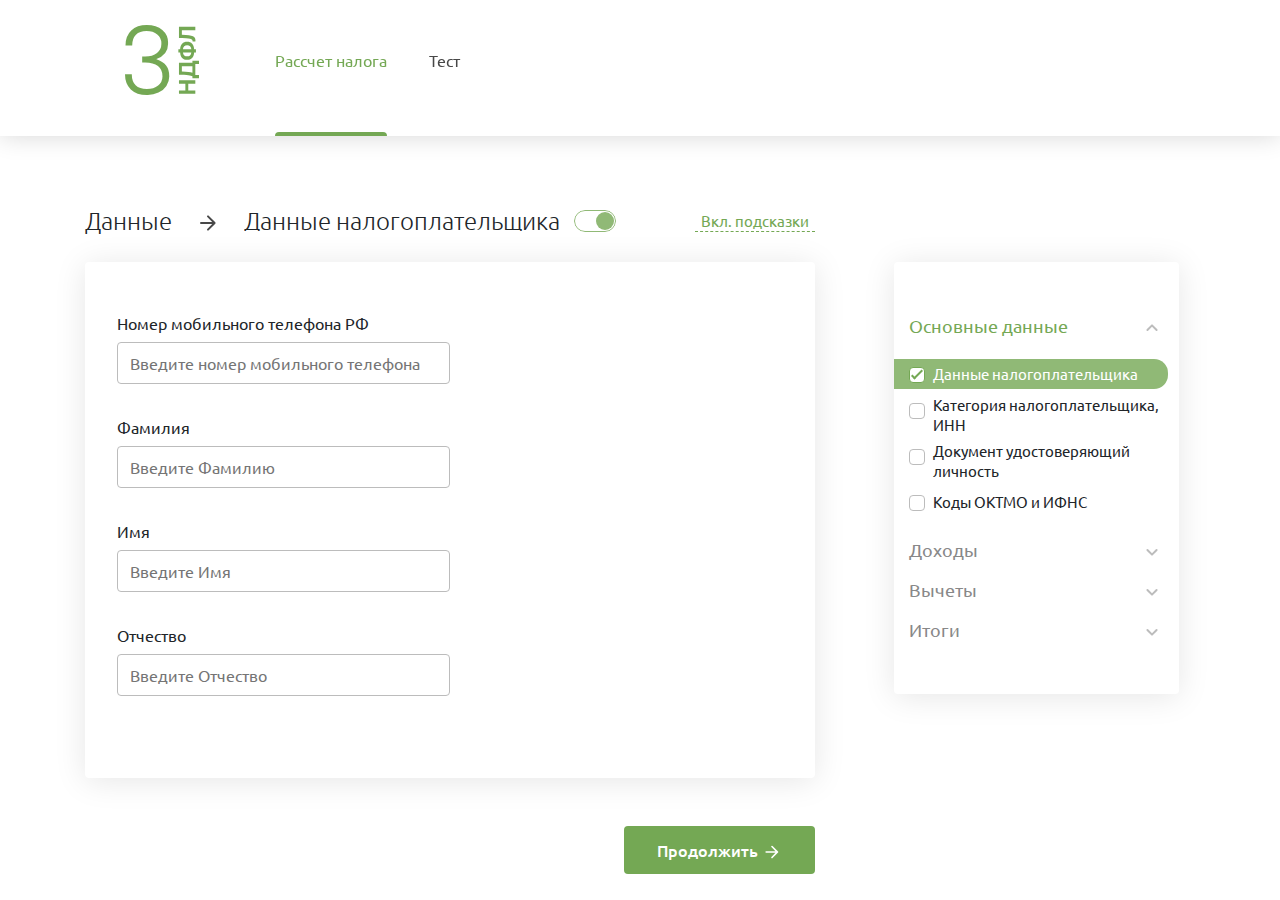
<file: index.html>
<!DOCTYPE html>
<html lang="en">

<head>
    <meta charset="UTF-8">
    <meta name="viewport" content="width=device-width, initial-scale=1.0">
    <meta http-equiv="X-UA-Compatible" content="ie=edge">
    <title>3 НДФЛ</title>
    <link href="https://fonts.googleapis.com/css?family=Ubuntu:400,500,700&amp;subset=cyrillic" rel="stylesheet">
    <link rel="stylesheet" href="css/style.css">
    <!-- <link rel="stylesheet" href="css/datepicker.css"> -->
    <link rel="stylesheet" href="https://stackpath.bootstrapcdn.com/bootstrap/4.3.1/css/bootstrap.min.css" integrity="sha384-ggOyR0iXCbMQv3Xipma34MD+dH/1fQ784/j6cY/iJTQUOhcWr7x9JvoRxT2MZw1T" crossorigin="anonymous">
    <script src="https://code.jquery.com/jquery-3.3.1.min.js" integrity="sha256-FgpCb/KJQlLNfOu91ta32o/NMZxltwRo8QtmkMRdAu8=" crossorigin="anonymous"></script>

    <script src="script.js"></script>
    <!-- <script src="js/datepicker.js"></script> -->
</head>

<body>
    <div class="wrapper"></div>
    <nav>
        <div class="container">
            <ul class="nav-list">
                <li class="non logo">
                    <img src="images/logo.svg" alt="">
                </li>
                <li class='active_li'>Рассчет налога</li>
                <li>Тест</li>
            </ul>
        </div>
    </nav>
    <div class="container">
        <div class="row">

            <div class=" col-lg-8 ">
                <div class="bread_crumbs">
                    <div class="bread_parent">
                        <div class="main_title">
                            <h3>Данные</h3>
                        </div>
                        <div class="category">
                            <h3> Данные налогоплательщика
                            </h3>

                        </div>
                        <div class="toggle_parent">
                            <div class="toggle-button-cover">
                                <div class="button-cover">
                                    <div class="button r" id="button-3">
                                        <input type="checkbox" class="checkbox" checked>
                                        <div class="knobs"></div>
                                        <div class="layer"></div>
                                    </div>
                                </div>
                            </div>
                        </div>
                    </div>
                    <button class="toggle_tips">Вкл. подсказки</button>
                </div>
                <div class="tabs-block">

                </div>
                <div class="block">

                </div>
                <button class="next" data-id="Taxpayer_Information">Продолжить  <img src="images/arrow-right.svg" alt=""></button>
            </div>
            <div class="side-bar col-lg-3">
                <a class="accordeon_open" data-target="Information_toggle">Основные данные</a>
                <div class="Information_toggle toggle" data-name="Данные">
                    <div class="checkbox_input_block" id="parent_information_type_checkbox1">
                        <label for="information_toggle1">
                    <input type="checkbox" name="information_type_checkbox" data-block="Taxpayer_Information" checked id="information_toggle1" class=""><span></span></label>
                        <a data-block="Taxpayer_Information" class="toggler home">
                        Данные налогоплательщика
                    </a>
                    </div>
                    <div class="checkbox_input_block" id="parent_information_type_checkbox1">
                        <label for="information_toggle2">
                    <input type="checkbox" name="information_type_checkbox" data-block="Taxpayer_category" id="information_toggle2" class=""><span></span></label>
                        <a data-block="Taxpayer_category" class="toggler">
                        Категория налогоплательщика, ИНН
                                        </a>
                    </div>
                    <div class="checkbox_input_block" id="parent_information_type_checkbox1">
                        <label for="information_toggle3">
                    <input type="checkbox" name="information_type_checkbox" data-block="Person_documents" id="information_toggle3" class=""><span></span></label>
                        <a data-block="Person_documents" class="toggler">
                        Документ удостоверяющий личность
                                        </a>
                    </div>
                    <div class="checkbox_input_block" id="parent_information_type_checkbox1">
                        <label for="information_toggle4">
                    <input type="checkbox" name="information_type_checkbox" data-block="oktmo_ifns_codes_complete" id="information_toggle4" class=""><span></span></label>
                        <a data-block="oktmo_ifns_codes_complete" class="toggler">
                        Коды ОКТМО и ИФНС
                    </a>
                    </div>
                </div>
                <a class="accordeon_open" data-target="income_toggle">Доходы</a>
                <div class="income_toggle toggle" data-name="Доходы">
                    <div class="checkbox_input_block" id="parent_income_type_checkbox1">
                        <label for="income_type_checkbox10">
                            <input type="checkbox" name="income_type_checkbox" data-block="job" id="income_type_checkbox10" class=""><span></span></label> <a data-block="job" class="toggler">
                                Работа
                            </a>
                    </div>
                    <div class="checkbox_input_block" id="parent_income_type_checkbox2">
                        <label for="income_type_checkbox20">
                                <input type="checkbox" name="income_type_checkbox" data-block="sale" id="income_type_checkbox20" class=""><span></span></label>
                        <a data-block="sale" class="toggler">
                                    Продажа
                                </a>
                    </div>
                    <div class="checkbox_input_block" id="parent_income_type_checkbox4">
                        <label for="income_type_checkbox40">
                            <input type="checkbox" name="income_type_checkbox" data-block="papers" id="income_type_checkbox40" class=""><span></span></label>
                        <a data-block="papers" class="toggler">
                                Ценные бумаги
                            </a>
                    </div>

                    <div class="checkbox_input_block" id="parent_income_type_checkbox3">
                        <label for="income_type_checkbox30">
                            <input type="checkbox" name="income_type_checkbox" data-block="service" id="income_type_checkbox30" class=""><span></span></label>
                        <a data-block="service" class="toggler">
                                Услуги
                            </a>
                    </div>
                    <div class="checkbox_input_block" id="parent_income_type_checkbox5">
                        <label for="income_type_checkbox50">
                            <input type="checkbox" name="income_type_checkbox" data-block="dividends" id="income_type_checkbox50" class=""><span></span></label>
                        <a data-block="dividends" class="toggler">
                                Дивиденды
                            </a>

                    </div>
                    <div class="checkbox_input_block" id="parent_income_type_checkbox6">
                        <label for="income_type_checkbox60">
                            <input type="checkbox" name="income_type_checkbox" data-block="authors" id="income_type_checkbox60" class=""><span></span></label>
                        <a data-block="authors" class="toggler">
                                Авторы
                            </a>
                    </div>
                    <div class="checkbox_input_block" id="parent_income_type_checkbox7">
                        <label for="income_type_checkbox70">
                            <input type="checkbox" name="income_type_checkbox" data-block="prize" id="income_type_checkbox70" class=""><span></span></label>
                        <a data-block="prize" class="toggler">
                                Выигрыши и призы
                            </a>
                    </div>
                    <div class="checkbox_input_block" id="parent_income_type_checkbox11">
                        <label for="income_type_checkbox110">
                                <input type="checkbox" name="income_type_checkbox1" data-block="piece" id="income_type_checkbox110" class=""><span></span></label>
                        <a data-block="piece" class="toggler">
                                    Доля
                                </a>
                    </div>
                    <div class="checkbox_input_block" id="parent_income_type_checkbox8">
                        <label for="income_type_checkbox80">
                            <input type="checkbox" name="income_type_checkbox" data-block="percent" id="income_type_checkbox80" class=""><span></span></label>
                        <a data-block="percent" class="toggler">
                                Проценты
                            </a>
                    </div>
                    <div class="checkbox_input_block" id="parent_income_type_checkbox9">
                        <label for="income_type_checkbox90">
                            <input type="checkbox" name="income_type_checkbox" data-block="economy" id="income_type_checkbox90" class=""><span></span></label>
                        <a data-block="economy" class="toggler">
                                Экономия на процентах
                            </a>
                    </div>
                    <div class="checkbox_input_block" id="parent_income_type_checkbox10">
                        <label for="income_type_checkbox100">
                            <input type="checkbox" name="income_type_checkbox1" data-block="gift" id="income_type_checkbox100" class=""><span></span></label>
                        <a data-block="gift" class="toggler">
                                Подарки
                            </a>
                    </div>

                    <div class="checkbox_input_block" id="parent_income_type_checkbox12">
                        <label for="income_type_checkbox120">
                            <input type="checkbox" name="income_type_checkbox1" data-block="other" id="income_type_checkbox120" class=""><span></span></label>
                        <a data-block="other" class="toggler">
                                Прочее
                            </a>
                    </div>
                </div>
                <a class="accordeon_open" data-target="deductions_toggle">Вычеты</a>
                <div class="deductions_toggle toggle" data-name="Вычеты">

                    <div class="checkbox_input_block" id="cost_income_type_checkbox2">
                        <label for="cost_type_checkbox2">
                    <input type="checkbox" name="cost_type_checkbox2" data-block="standart" id="cost_type_checkbox2" class=""><span></span></label>
                        <a data-block="standart" class="toggler">
                        Стандартные
                    </a>
                    </div>
                    <div class="checkbox_input_block" id="cost_income_type_checkbox3">
                        <label for="cost_type_checkbox3">
                    <input type="checkbox" name="cost_type_checkbox3" data-block="property" id="cost_type_checkbox3" class=""><span></span></label>
                        <a data-block="property" class="toggler">
                        Покупка недвижимости
                    </a>
                    </div>
                    <div class="checkbox_input_block" id="cost_income_type_checkbox4">
                        <label for="cost_type_checkbox4">
                    <input type="checkbox" name="cost_type_checkbox4" data-block="study_treatment_charity" id="cost_type_checkbox4" class=""><span></span></label>
                        <a data-block="study_treatment_charity" class="toggler">
                        Обучение лечение и благотворительность
                    </a>
                    </div>
                    <div class="checkbox_input_block" id="cost_income_type_checkbox5">
                        <label for="cost_type_checkbox5">
                    <input type="checkbox" name="cost_type_checkbox5" data-block="vznosi" id="cost_type_checkbox5" class=""><span></span></label>
                        <a data-block="vznosi" class="toggler">
                        Взносы
                    </a>
                    </div>
                    <div class="checkbox_input_block" id="cost_income_type_checkbox6">
                        <label for="cost_type_checkbox6">
                    <input type="checkbox" name="cost_type_checkbox6" data-block="bumagi" id="cost_type_checkbox6" class=""><span></span></label>
                        <a data-block="bumagi" class="toggler">
                        Ценные бумаги
                    </a>
                    </div>
                    <div class="checkbox_input_block" id="cost_income_type_checkbox7">
                        <label for="cost_type_checkbox7">
                    <input type="checkbox" name="cost_type_checkbox7" data-block="tovarishch" id="cost_type_checkbox7" class=""><span></span></label>
                        <a data-block="tovarishch" class="toggler">
                        Инвестиционные товарищества
                    </a>
                    </div>
                </div>
                <a class="accordeon_open" data-target="reestr_toggle">Итоги</a>
                <div class="reestr_toggle toggle" data-name="Итоги">
                    <div class="checkbox_input_block" id="parent_income_type_checkbox12">
                        <label for="itog_type_checkbox1">
                    <input type="checkbox" name="itog_type_checkbox1" data-block="how_you_want_to_gave" id="itog_type_checkbox1" class=""><span></span></label>
                        <a data-block="how_you_want_to_gave" class="toggler">

                        Реестр документов(опись), заявления
                                        </a>
                    </div>
                </div>
            </div>
        </div>
        <div>
            <script>
                // $('.input-row.datepicker .datepicker').datepicker()
            </script>
        </div><br>
</body>

</html>
</file>
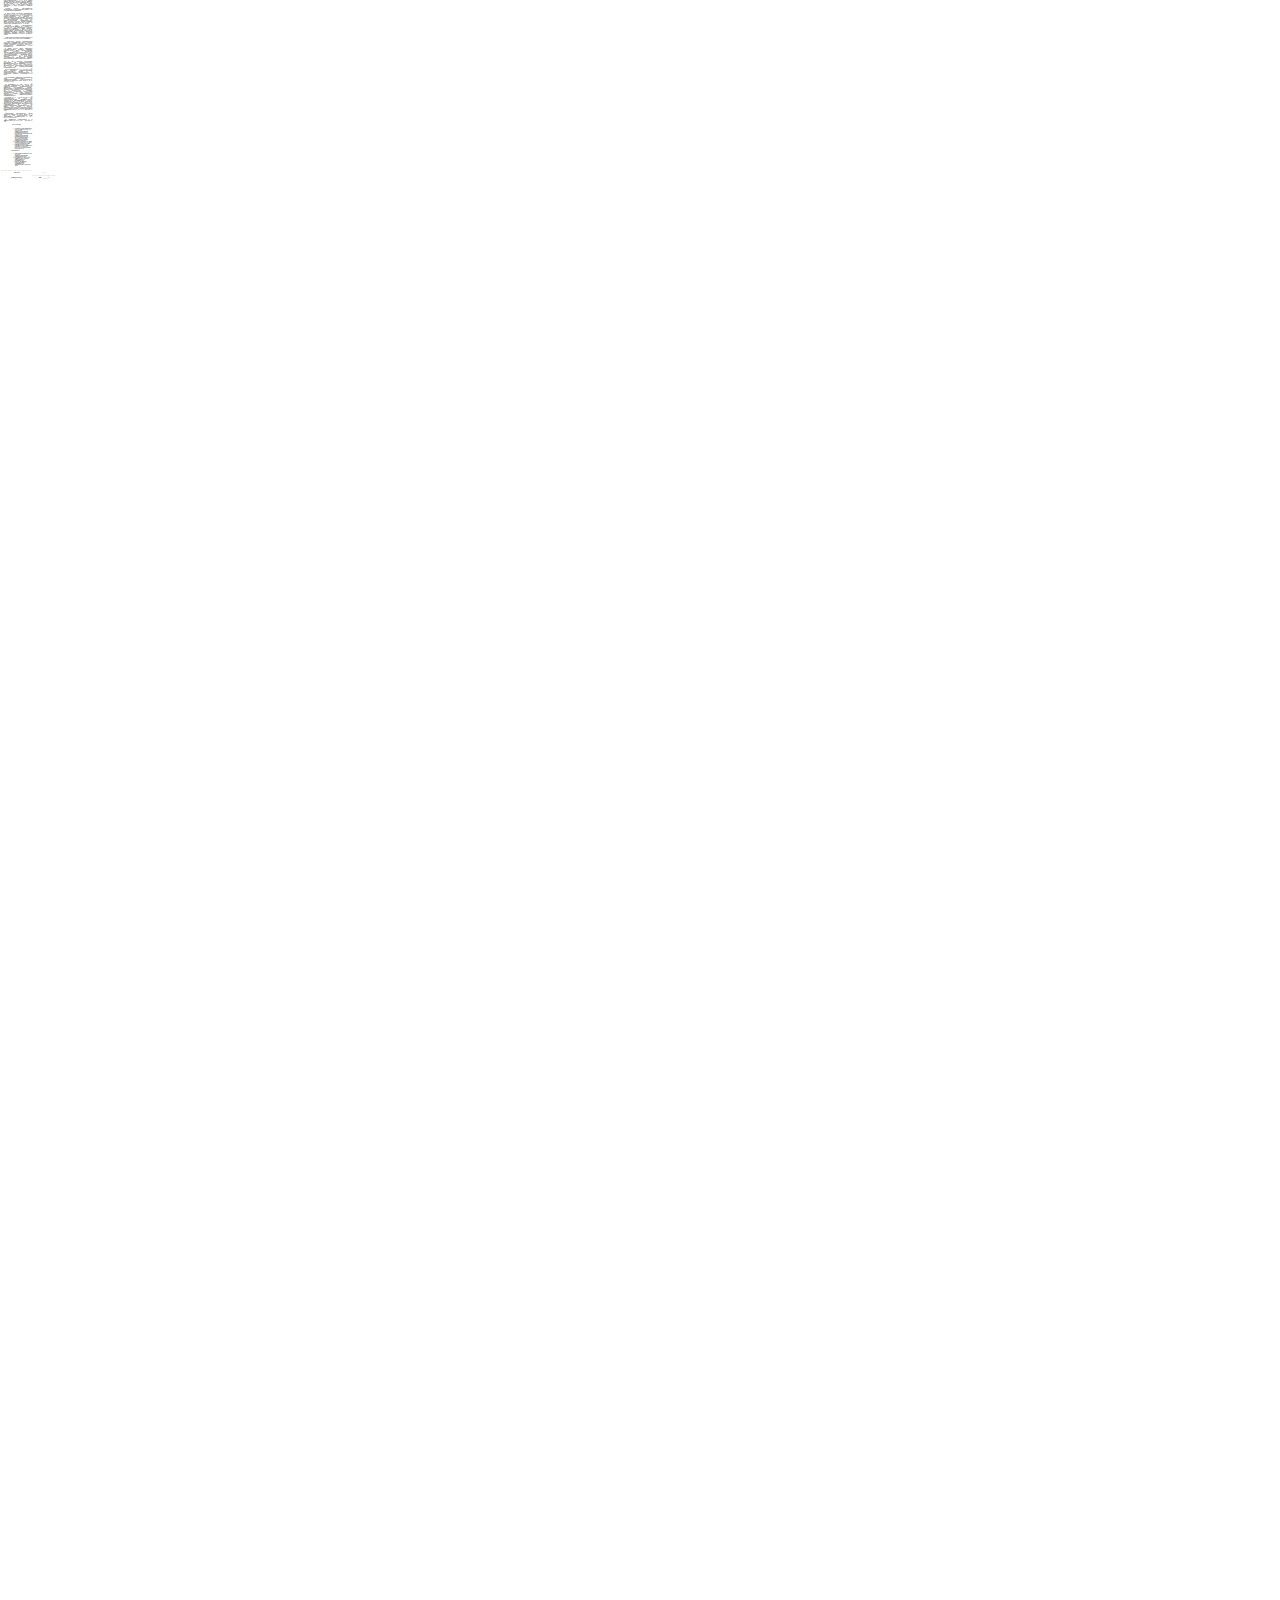
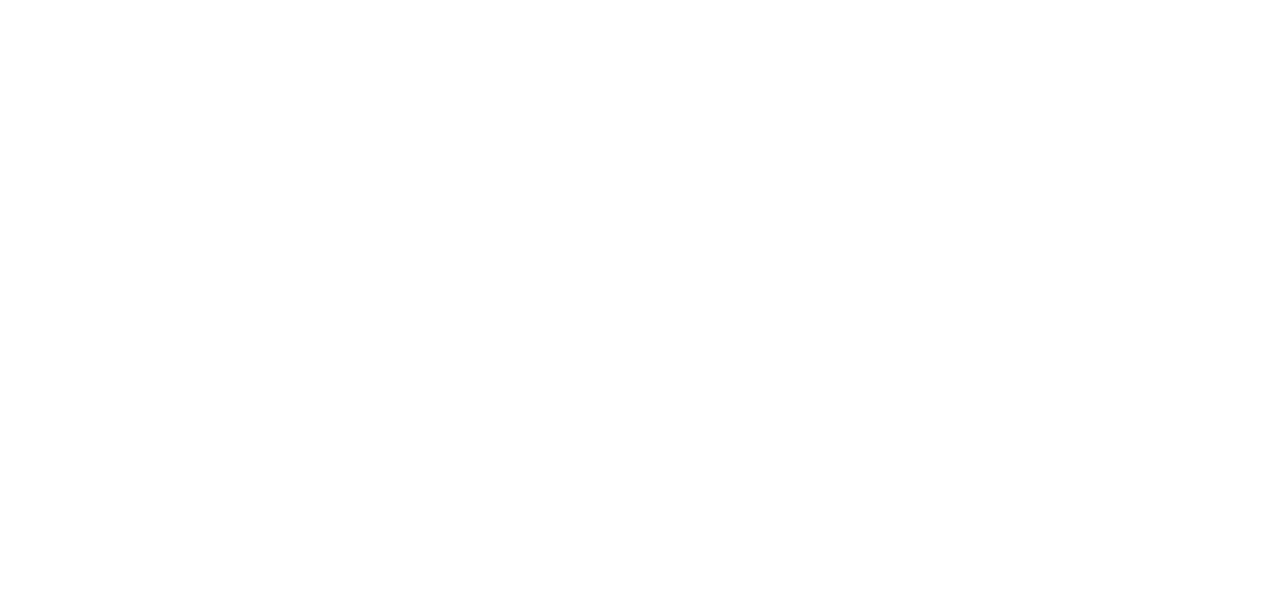
<file: doc/index2.html>
<!DOCTYPE html>
<html lang="ru"><head>
<title>Документ</title>
<meta http-equiv="Content-Type" content="text/html; charset=UTF-8" />
<meta name="description" content="" />
<meta name="keywords" content="" />
<meta http-equiv="x-ua-compatible" content="IE=edge" />


<!-- [if gte IE 9]>
  <style type="text/css">
    .gradient {
       filter: none;
    }
  </style>
<![endif]-->
<!--[if lt IE 9]>
 <script>
  var e = ("article,aside,figcaption,figure,footer,header,hgroup,nav,section,time").split(',');
  for (var i = 0; i < e.length; i++) {
    document.createElement(e[i]);
  }
 </script>
<![endif]-->

<!--[if lt IE 9]>
    <script src="http://html5shim.googlecode.com/svn/trunk/html5.js"></script>
<![endif]-->

<!--[if IE]><link href="/ie.css" rel="stylesheet" media="all" /><![endif]-->

<!--[if IE 9]>
    <script src="http://css3-mediaqueries-js.googlecode.com/svn/trunk/css3-mediaqueries.js"></script>
<![endif] -->
<style>
	body {
		width: 350px; 
	zoom: 0.1;  /*Old IE only*/ 
    -moz-transform: scale(0.1);
    -webkit-transform: scale(0.1);
    transform: scale(0.1);
    transform: translateY(-400px);
	}
	.selected {
		background-color: #8ad668;
		color:#8ad668;
	}
</style>
</head>

<body>
	<table width="90%">
		
		<tr>
			<td width="100%" align="right" id="aaa"> 
				<p style="text-align: right; margin-bottom: 0"><b>Генеральному директору <br> ГКУ «Администратор московского парковочного пространства»</b></p>
				<p style="text-align: right; margin-bottom: 0"><i>125040, г. Москва, ул. Скаковая, д.19</i></p>

				<p style="text-align: right; margin-bottom: 0">Заказчик:<br>	 <span class="fio">$FIO</span></p>
				<p style="text-align: right; margin-bottom: 0">Проживает по адресу:<br><span class="adressd">$ADRESS</span></p>
				<p style="text-align: right; margin-bottom: 0">контактный телефон:<br><span class="phoned">$PHONE</span></p>
				<p style="text-align: right; margin-bottom: 0">aдрес электронной почты:<br><span class="emaild">$EMAIL</span></p>
			</td>
			
		</tr>
		<tr >
			<td>
			<p style="text-align: center;margin-bottom: 0px;padding-left: 30px;"><b>ЖАЛОБА</b></p>
			<p style="text-align: center;margin-bottom: 4px;padding-left: 30px;"><b>на постановление по делу об административном правонарушении</b></p>
			</td>
		</tr>
		<tr>
			<td width="100%" style="padding-left: 30px;" class="pp">

				<p style="margin-bottom: 4px; text-indent: 10px;text-align: justify;">$DATE было вынесено постановление по делу об административном правонарушении №$NUMBER.</p>
				<p style="margin-bottom: 4px; text-indent: 10px;text-align: justify;">В соответствии с данным постановлением, я был(а) признан(а) виновным(ой) в совершении административного правонарушения предусмотренного ч. 2 ст. 8.14 Закона города Москвы "Кодекс города Москвы об административных правонарушениях" от 21.11.2007 г. № 45 (далее Закон Москвы № 45) и мне было назначено наказание в виде штрафа в размере $SUM.</p>
				<p style="margin-bottom: 4px; text-indent: 10px;text-align: justify;">Считаю данное постановление незаконным и подлежащим отмене, по следующим основаниям:</p>
				<p style="margin-bottom: 4px; text-indent: 10px;text-align: justify;">У меня было оплачено парковочное место <span class="dataoplatad">$DATAOPLATA</span> с <span class="fromd">$FROM</span> по <span class="tod">$TO</span> на зоне парковки <span class="zoned">$ZONE</span>, о чем имеется соответствующий чек, который я прикладываю к данной жалобе. Согласно данных с фотоматериалов, приложенных к Постановлению по делу об административном правонарушении, фото сделано в <span class="timed">$TIME</span>. Время парковки было оплачено согласно чека до $TO. Я покинул(а) парковку в <span class="leavetimed">$LEAVETIME.</span></p>
				<p style="margin-bottom: 4px; text-indent: 10px;text-align: justify;">Согласно п.2.6 Постановления Правительства Москвы от 17.05.2013 г. № 289-ПП "Об организации платных городских парковок в городе Москве" (далее Постановление № 289-ПП) Лицо, разместившее транспортное средство на парковочном месте платной городской парковки, обязано покинуть платную городскую парковку в течение 10 минут после:</p>
				<p style="margin-bottom: 4px; text-indent: 10px;text-align: justify;">- окончания предоплаченного времени в случае внесения платы через паркомат;</p>
				<p style="margin-bottom: 4px; text-indent: 10px;text-align: justify;">- фиксации снятия транспортного средства с парковочного места платной городской парковки при внесении платы путем списания денежных средств с виртуального парковочного счета пользователя.</p>
				<p style="margin-bottom: 4px; text-indent: 10px;text-align: justify;">В моем случае после окончания предоплаченного времени парковки прошло $DIFF минут. Таким образом, мои действия полностью соответствовали Постановлению № 289-ПП и соответственно отсутствует состав административного правонарушения, предусмотренного ч. 2 ст. 8.14 Закона Москвы № 45. Вынесенное Постановление противоречит нормам материального права и подлежит отмене.</p>
				<p style="margin-bottom: 4px; text-indent: 10px;text-align: justify;">В ст. 26.1. Кодекса Российской Федерации об административных правонарушениях от 30.12.2001 г. № 195-ФЗ (далее КоАП РФ) перечислены обстоятельства, подлежащие выяснению по делу об административном правонарушении.</p>
				<p style="margin-bottom: 4px; text-indent: 10px;text-align: justify;">В силу положений ч.1 ст. 1.5. КоАП РФ лицо подлежит административной ответственности только за те административные правонарушения, в отношении которых установлена его вина.</p>
				<p style="margin-bottom: 4px; text-indent: 10px;text-align: justify;">Неустранимые сомнения в виновности лица, привлекаемого к административной ответственности, толкуются в пользу этого лица (ч. 4 ст. 1.5. КоАП РФ).</p>
				<p style="margin-bottom: 4px; text-indent: 10px;text-align: justify;">На основании ст. 24.1 КоАП РФ задачами производства по делам об административных правонарушениях являются всестороннее, полное, объективное и своевременное выяснение обстоятельств каждого дела, разрешение его в соответствии с законом, обеспечение исполнения вынесенного постановления, а также выявление причин и условий, способствовавших совершению административных правонарушений.</p>
				<p style="margin-bottom: 4px; text-indent: 10px;text-align: justify;">Согласно п. 6 ч. 1 ст. 29.10. КоАП РФ постановление по делу об административном правонарушении должно быть мотивированным. Данные требования КоАП РФ были нарушены должностным лицом ГКУ «АМПП» при вынесении обжалуемого постановления.
				Производство по делу об административном правонарушении не может быть начато, а начатое производство подлежит прекращению за отсутствием состава административного правонарушения (п. 2 ч. 1 ст. 24.5 КоАП РФ).</p>
				<p style="margin-bottom: 4px; text-indent: 10px;text-align: justify;">Обжалуемое постановление было получено мною по почте $EMAIL, в связи с чем десятидневный срок обжалования, установленный ст. 30.3 КоАП РФ не истек.</p>

				<p style="margin-bottom: 4px; text-indent: 10px;text-align: justify;">На основании изложенного и в соответствии со ст.ст. 30.1 - 30.9 КоАП РФ,</p>
			</td>
		</tr>
		<tr>
			<td width="100%" align="center" style="font-size: 24px">
				ПРОШУ
			</td>
		</tr>
		<tr>
			<td width="100%"  style="padding-left: 100px;">

				<ol>
					<li>Отменить постановление №$NUMBER от $DATE по делу об административном правонарушении и прекратить производство по делу об административном правонарушении за отсутствием в моих действиях состава административного правонарушения.</li>
					<li>Прошу рассмотреть мою жалобу в мое отсутствие в десятидневный срок.</li>
					<li>Копию решения по жалобе на постановление направить по почте/вручить лично (нужное подчеркнуть).</li>
				</ol>
				<p>Приложение:</p>
				<ol>
					<li>Копия постановления по делу об административном правонарушении;</li>
					<li>Справка из ГИБДД об имеющихся у меня в собственности автомобилях;</li>
					<li>Копия договора о передаче мной автомобиля в собственность другого лица</li>
				</ol>
			</td>
		</tr>
		<table>
			<tr>
			<td style="width: 800px !important; font-size: 26px" align="center">________________________ / $FIO<br><p style="text-align: center;">(подпись)</p></td>
			<td width="800px" align="center" style="font-size: 26px">___  __________________ 20 ____ г.</td>
			
		</tr>

		</table>
		
	</table>

</body>
</html>
</file>
<file: css/style.css>
body {
    font-family: 'Ubuntu', sans-serif !important;
}

h3.blocknamesubtitle,
.bread_crumbs h3 {
    font-size: 24px !important;
    line-height: 22px;
    font-weight: 300 !important;
}

* {
    -webkit-font-smoothing: antialiased;
    -moz-osx-font-smoothing: grayscale;
}

.input_form label {
    margin-bottom: 8px;
}

nav .logo {
    width: 75px;
    height: 70px;
    margin-right: 75px;
}

h3 {
    font-size: 16px !important;
    line-height: 22px;
    font-weight: 300 !important;
}

nav {
    box-shadow: 0 0 24px 0 rgba(0, 0, 0, 0.16);
}

label {
    display: block
}

.active_tab {
    pointer-events: none
}

.tabs {
    display: flex;
    flex-wrap: nowrap;
    max-width: 100%;
}

nav {
    position: fixed;
    top: 0;
    z-index: 9999999999;
    left: 0;
    width: 100%;
    background: #ffffff;
}

nav ul {
    height: 120px;
    align-items: center;
    list-style-type: none;
    display: flex;
    justify-content: flex-start;
}

nav li {
    font-size: 16px;
    line-height: 40px;
    color: #484848;
    margin-right: 42px;
    position: relative;
    cursor: pointer;
}

nav li.active_li {
    color: #74a854;
}

nav ul li.active_li:after {
    content: "";
    position: absolute;
    height: 4px;
    background-color: #74a854;
    border-radius: 4px 4px 0px 0px;
    bottom: -56px;
    left: 0;
    width: 100%;
}

.type_tips {
    width: 45%;
    font-size: 12px;
    color: #888;
    margin-bottom: 0;
    line-height: 18px;
}

.input_row {
    display: flex;
    flex-direction: row;
    justify-content: space-between
}

.radio_input_block,
.checkbox_input_block {
    display: flex;
    flex-wrap: wrap;
}

.children {
    /* margin-left:25px; */
}

.hidden_block h3 {
    /* display: none; */
}

.showed {
    display: block !important;
}

.blockname#Taxpayer_Information {
    display: block
}

input:focus,
input:active {
    outline: none;
}

input[type="text"] {
    border-radius: 4px;
    padding: 0 12px;
    height: 42px;
    background: #fff;
    border: 1px solid #bcbcbc;
    transition: .3s;
    width: 50%;
}

input[type="text"]:focus,
input[type="text"]:active {
    border: 1px solid #00a7e5;
    transition: .3s;
}

.radio_input_block label {
    font-size: 16px;
    user-select: none;
    color: #484848;
    /* line-height: 40px; */
    cursor: pointer;
    width: 100%;
    line-height: 22px;
    margin-right: 35px;
}

.radio_input_block {
    display: flex;
    align-self: center;
}

.radio_input_block span {
    width: 16px;
    height: 16px;
    display: inline-block;
    margin-right: 8px;
    border: 1px solid #888888;
    position: relative;
    border-radius: 50%;
    transition: .3s;
    margin-bottom: -2px;
}

.radio_input_block input+span:before {
    content: "";
    position: absolute;
    width: 10px;
    height: 10px;
    background: #90b976;
    border-radius: 50%;
    top: 3px;
    left: 3px;
    opacity: 0;
    transition: .3s;
}

.radio_input_block input:checked+span:before {
    content: "";
    position: absolute;
    width: 10px;
    height: 10px;
    background: #90b976;
    border-radius: 50%;
    top: 2px;
    left: 2px;
    opacity: 1;
    transition: .3s;
}

input[type="radio"] {
    display: none;
}

.bread_parent {
    width: 80%;
    display: flex;
    justify-content: flex-start;
}

.checkbox_input_block label {
    font-size: 16px;
    user-select: none;
    color: #484848;
    /* line-height: 40px; */
    cursor: pointer;
    line-height: 22px;
    margin-right: 35px;
}

.checkbox_input_block {
    display: flex;
    align-self: center;
}

.checkbox_input_block span {
    width: 16px;
    height: 16px;
    display: inline-block;
    margin-right: 8px;
    border: 1px solid #bcbcbc;
    position: relative;
    margin-bottom: -2px;
    border-radius: 4px;
    overflow: hidden;
    background: #fff;
    transition: .3s;
}

.side-bar .checkbox_input_block span {
    margin-bottom: -9px;
}

.side-bar {
    position: -webkit-sticky !important;
    position: sticky !important;
    top: 0px;
}

.category {
    max-width: 56%;
}

.category h3 {
    white-space: nowrap;
    text-overflow: ellipsis;
    overflow: hidden;
}

.checkbox_input_block input+span:before {
    content: "";
    position: absolute;
    width: 12px;
    height: 5px;
    border-bottom: 2px solid #74a854;
    border-left: 2px solid #74a854;
    transform: rotate(-45deg);
    top: -16px;
    left: 1px;
    /* opacity:0; */
    transition: .3s;
}

.checkbox_input_block input:checked+span:before {
    content: "";
    position: absolute;
    width: 12px;
    height: 5px;
    border-bottom: 2px solid #74a854;
    transform: rotate(-45deg);
    border-left: 2px solid #74a854;
    top: 3px;
    left: 1px;
    /* opacity:1; */
    transition: .3s;
}

.checkbox_input_block input:checked+span {
    border: 1px solid #74a854
}

input[type="checkbox"] {
    display: none;
}

html body label {
    margin-bottom: 0px;
    display: block;
    font-size: 16px;
    line-height: 22px;
}

.subtitle {
    font-size: 16px;
    line-height: 22px;
    margin-bottom: 8px;
    font-weight: 200
}

.block,
.side-bar {
    border-radius: 4px;
    box-shadow: 0 3px 32px 0 rgba(0, 0, 0, 0.1);
}

.side-bar {
    margin-left: 64px;
    height: 100%;
}

.container .row {
    margin-top: 194px;
}

.block {
    padding: 50px 32px !important;
}

.side-bar {
    padding: 34px 32px;
}

.accordeon_open {
    display: block;
    color: #888888 !important;
    position: relative;
    font-size: 18px;
    line-height: 20px;
    margin: 20px 0;
    cursor: pointer;
}

.accordeon_open:hover {
    color: inherit;
    text-decoration: none;
}

.accordeon_open:after {
    content: "";
    background: url('../images/arrow.svg') no-repeat;
    background-size: contain;
    width: 24px;
    height: 24px;
    position: absolute;
    right: 0;
    transition: .3s;
}

.accordeon_open.active-link:after {
    transform: scaleY(-1);
    transition: .3s;
}

.accordeon_open.active-link {
    color: #74a854 !important
}

.income_toggle,
.Information_toggle,
.deductions_toggle,
.reestr_toggle {
    display: none;
}

.side-bar label {
    margin-right: 0px;
}

.side-bar .checkbox_input_block a {}

.side-bar .checkbox_input_block a {
    width: 90%;
    cursor: pointer;
    color: #32412f;
    font-size: 15px;
    line-height: 20px;
}

.side-bar .checkbox_input_block a {
    min-height: 30px;
    display: flex;
    align-self: center;
    align-items: center;
    margin: 3px 0px;
}

.toggle {
    /* padding:5px 0px */
}

.toggler.active_toggler:before {
    border-radius: 14px;
    background-color: #90b976;
    content: "";
    position: absolute;
    width: calc(100% + 70px);
    height: 100%;
    z-index: -1;
    color: #fff;
    left: -65px;
}

.toggler.active_toggler {
    color: #fff !important;
}

.toggler {
    position: relative;
}


/* .checked_div span {
    background:#fff;
} */

.blockname {
    display: none;
}


/* .child:first-child, #check_the_deduction {
    display:block
} */

.side-bar {
    margin-top: 68px;
}

.bread_crumbs {
    display: flex;
    flex-direction: row;
    flex-wrap: wrap;
    justify-content: space-between
}

.bread_crumbs .main_title {
    margin-right: 72px;
    /* position: relative; */
}

.main_title {
    position: relative;
}

.main_title:after {
    content: "";
    width: 24px;
    height: 24px;
    position: absolute;
    right: -48px;
    background: url('../images/black_arrow.svg') no-repeat;
    background-size: contain;
    top: 2px;
}

* {
    user-select: none;
    -webkit-tap-highlight-color: transparent;
}

*:focus {
    outline: none;
}

#app-cover {
    display: table;
    width: 600px;
    margin: 80px auto;
    counter-reset: button-counter;
}

.toggle-button-cover {
    position: relative;
    box-sizing: border-box;
}

.toggle_parent {
    margin-left: 10px;
    margin-top: 21px;
    position: relative;
    width: 50px;
}

.button-cover,
.knobs,
.layer {
    position: absolute;
    top: 0;
    right: 0;
    bottom: 0;
    left: 0;
}

.button {
    position: relative;
    top: 50%;
    width: 42px;
    height: 22px;
    margin: -20px auto 0 auto;
    overflow: hidden;
}

.button.r,
.button.r .layer {
    border-radius: 100px;
    /* border:1px solid #90b976    ; */
}

.layer {
    border: 1px solid #bcbcbc;
}

.button.b2 {
    border-radius: 2px;
}

.checkbox {
    position: relative;
    width: 100%;
    height: 100%;
    padding: 0;
    margin: 0;
    opacity: 0;
    cursor: pointer;
    z-index: 3;
}

.knobs {
    z-index: 2;
}

.layer {
    width: 100%;
    transition: 0.3s ease all;
    z-index: 1;
}


/* Button 3 */

#button-3 .knobs:before {
    content: '';
    position: absolute;
    top: 2px;
    left: 2px;
    width: 18px;
    height: 18px;
    padding-top: 6px;
    color: #fff;
    font-size: 10px;
    font-weight: bold;
    text-align: center;
    line-height: 1;
    background-color: #bcbcbc;
    border-radius: 50%;
    transition: 0.3s ease all;
}

h3 {
    font-weight: 500
}

#button-3 .checkbox:active+.knobs:before {
    width: 46px;
    border-radius: 100px;
}

#button-3 .checkbox:checked:active+.knobs:before {
    margin-left: -26px;
}

#button-3 .checkbox:checked+.knobs:before {
    content: '';
    left: 22px;
    background-color: #90b976;
}

#button-3 .checkbox:checked~.layer {
    border: 1px solid #90b976;
}

.button input[type="checkbox"] {
    display: block;
}

.toggle_parent {
    /* margin-left:115%; */
}

.input_form {
    margin-bottom: 32px;
}

.hidden_h3 {
    display: none;
}

.block .change_input_header {
    border: none;
    border-bottom: 2px solid #bcbcbc;
    padding-bottom: 8px;
    position: relative;
    z-index: 9;
    background: transparent;
    margin-bottom: 24px;
    width: 100%;
    font-size: 24px !important;
    line-height: 22px;
    font-weight: 300 !important;
    border-radius: 0px;
}

.change_input_parent {
    position: relative;
}

.change_input_parent:after {
    content: "";
    position: absolute;
    width: 24px;
    height: 24px;
    background: url('../images/draw.svg') no-repeat;
    background-size: contain;
    z-index: 0;
    right: 0;
}

.block .change_input_header:hover,
.block .change_input_header:active,
.block .change_input_header:focus {
    border: none !important;
    border-bottom: 2px solid #00a7e5 !important;
    border-radius: 0px;
}

.bread_crumbs {
    margin-bottom: 8px;
    align-items: center;
    height: 60px;
    max-height: 60px;
}

.block .radio_input_block,
.block .checkbox_input_block {
    margin-bottom: 8px;
}

.hidden_block {
    padding: 12px 0px 0px 0px;
}

.file_input label {
    width: 124px;
    color: #fff;
    height: 42px;
    border-radius: 4px;
    background-color: #90b976;
    cursor: pointer;
    display: flex;
    align-items: center;
    justify-content: center;
}

input[type="file"] {
    display: none;
}

.file_input {
    display: flex;
    align-items: center;
}

.filename {
    font-size: 16px;
    line-height: 22px;
    white-space: nowrap;
    text-overflow: ellipsis;
    overflow: hidden;
    max-width: 150px;
}

.filename:after {
    content: 'Прикрепите документы (до 10 файлов) \a Поддерживаются форматы: rar, zip, jpg, png, pdf';
    position: absolute;
    right: 46px;
    font-size: 12px;
    line-height: 18px;
    color: #888;
    white-space: pre;
    margin-top: -6px;
}

.side-bar {
    overflow-x: hidden;
}

div.radio_yes,
div.radio_no {
    display: inline-block !important
}

div.radio_yes span,
div.radio_no span {
    display: none
}

div.radio_yes label,
div.radio_no label {
    width: 120px;
    height: 42px;
    display: flex;
    align-items: center;
    margin-right: 0;
    cursor: pointer;
    text-align: center;
    justify-content: center
}

div.radio_yes label.checked_radio,
div.radio_no label.checked_radio {
    background-color: #90b976;
    color: #fff;
    border: none;
}

div.radio_yes label {
    border-radius: 4px 0px 0px 4px;
    -moz-border-radius: 4px 0px 0px 4px;
    -webkit-border-radius: 4px 0px 0px 4px;
    border: 1px solid #bcbcbc;
    border-right: .5px solid #bcbcbc
}

div.radio_no label {
    border-radius: 0px 4px 4px 0px;
    -moz-border-radius: 0px 4px 4px 0px;
    -webkit-border-radius: 0px 4px 4px 0px;
    border: 1px solid #bcbcbc;
    border-left: 0 solid #bcbcbc
}

.block h3 {
    /* margin-top:38px; */
}

.input_form label:first-child {
    margin-top: 0px;
}

input[type="text"]::-webkit-input-placeholder {
    text-overflow: ellipsis;
    overflow-x: hidden;
    white-space: hidden;
}

input[type="text"] {
    text-overflow: ellipsis
}

.input_row.rur:after {
    content: "";
    position: absolute;
    left: 46%;
    top: 12px;
    background: url('../images/rur.svg') no-repeat;
    background-size: contain;
    height: 16px;
    width: 12px;
}

.input_row.rur {
    position: relative
}

.input_row.datepicker:after {
    content: "";
    position: absolute;
    left: 46%;
    top: 12px;
    background: url('../images/path-33.svg') no-repeat;
    background-size: contain;
    height: 18px;
    width: 16px;
}

.input_row.datepicker {
    position: relative
}

.next img {
    width: 20px;
    height: 20px;
}

.next {
    width: 191px;
    height: 48px;
    border-radius: 4px;
    background-color: #74a854;
    color: #fff;
    margin-top: 48px;
    font-weight: 500;
    font-size: 16px;
    border: none;
    float: right;
}

.toggle_tips {
    font-size: 15px;
    line-height: 20px;
    color: #74a854;
    border-bottom: 1px dashed #74a854 !important;
    padding-bottom: 0px;
    background: none;
    border: none;
    float: right;
    padding: 0px;
    margin-top: -5px;
    min-width: 120px;
}

 :focus,
 :active {
    outline: none !important;
}

.type_tips {
    display: none;
}

.add_income {
    width: 100%;
    display: flex;
}

.add_income .add {
    font-size: 16px;
    line-height: 22px;
    color: #74a854;
    background: none;
    position: relative;
    border: none;
    font-weight: 500;
}

.add_income .add:before {
    content: "+";
    font-size: 16px;
    line-height: 22px;
    color: #74a854;
    margin-right: 4px;
}

.add_income {
    background: #f7f7f7;
    padding: 29px 32px;
    margin: 50px -32px -50px -32px;
    width: calc(100% + 64px);
    display: flex;
    justify-content: space-between;
}

.delete_item {
    font-size: 16px;
    line-height: 22px;
    color: #e84a4a;
    background: none;
    position: relative;
    border: none;
    font-weight: 500;
}

.add_income .delete_item:before {
    content: "";
    background: url('../images/bucket.svg') no-repeat;
    background-size: contain;
    width: 24px;
    height: 24px;
    font-size: 16px;
    line-height: 22px;
    left: -20px;
    margin-top: -2px;
    position: absolute;
    color: #74a854;
    margin-right: 4px;
}

button {
    cursor: pointer;
}

.tab {
    border: none;
    color: #888888;
    font-size: 16px;
    line-height: 40px;
    background: #fff;
    z-index: 0;
    position: relative;
    margin-right: 4px;
    border-radius: 4px;
    margin-bottom: -2px;
    width: 160px;
    max-width: 160px;
    box-shadow: 0 0 6px 0 rgba(0, 1, 0, 0.08);
    overflow: hidden;
    white-space: nowrap;
    text-overflow: ellipsis;
}

.active_tab {
    color: #74a854;
    background: #fff;
    box-shadow: none;
    z-index: 99999;
}

.block {
    background: #fff;
    z-index: 5;
    position: relative
}

.add_income_button {
    font-size: 28px;
    display: inline-block;
    margin-bottom: -2px;
    position: relative;
    color: #fff;
    background: #90b976;
    width: 42px;
    line-height: 40px;
    border: none;
    border-radius: 4px;
    transition: .3s;
}

.tabs {
    display: flex;
}

.add_income_button:hover {
    background: #74a854;
    transition: .3s;
}

.tabs {
    display: none;
}

.tabs.active_block_tabs,
.active_block_tabs div {
    display: flex !important
}

#hidden_block {
    min-height: 1px;
    transition: .4s;
}

.input_form.month {
    display: inline-block;
    width: 30%;
    margin-right: 16px;
}

.input_form.month input {
    width: 100%;
}

.input_form.month .input_row.rur:after {
    left: unset;
    right: 10px;
}

.active_block_tabs div {
    overflow-y: hidden;
    overflow-x: auto;
    flex-wrap: nowrap;
}

#bumagi .input_form {
    display: inline-block;
    margin-right: 16px;
}

#bumagi input[type="text"] {
    width: 100%;
}

#bumagi .input_row.rur:after {
    left: unset;
    right: 10px;
}
</file>
<file: css/datepicker.css>
.datepicker--cell-day.-other-month-, .datepicker--cell-year.-other-decade- {
  color: #dedede; }
  .datepicker--cell-day.-other-month-:hover, .datepicker--cell-year.-other-decade-:hover {
    color: #c5c5c5; }
  .-disabled-.-focus-.datepicker--cell-day.-other-month-, .-disabled-.-focus-.datepicker--cell-year.-other-decade- {
    color: #dedede; }
  .-selected-.datepicker--cell-day.-other-month-, .-selected-.datepicker--cell-year.-other-decade- {
    color: #fff;
    background: #a2ddf6; }
    .-selected-.-focus-.datepicker--cell-day.-other-month-, .-selected-.-focus-.datepicker--cell-year.-other-decade- {
      background: #8ad5f4; }
  .-in-range-.datepicker--cell-day.-other-month-, .-in-range-.datepicker--cell-year.-other-decade- {
    background-color: rgba(92, 196, 239, 0.1);
    color: #cccccc; }
    .-in-range-.-focus-.datepicker--cell-day.-other-month-, .-in-range-.-focus-.datepicker--cell-year.-other-decade- {
      background-color: rgba(92, 196, 239, 0.2); }
  .datepicker--cell-day.-other-month-:empty, .datepicker--cell-year.-other-decade-:empty {
    background: none;
    border: none; }

/* -------------------------------------------------
    Datepicker cells
   ------------------------------------------------- */
.datepicker--cells {
  display: -webkit-flex;
  display: -ms-flexbox;
  display: flex;
  -webkit-flex-wrap: wrap;
      -ms-flex-wrap: wrap;
          flex-wrap: wrap; }

.datepicker--cell {
  border-radius: 4px;
  box-sizing: border-box;
  cursor: pointer;
  display: -webkit-flex;
  display: -ms-flexbox;
  display: flex;
  position: relative;
  -webkit-align-items: center;
      -ms-flex-align: center;
          align-items: center;
  -webkit-justify-content: center;
      -ms-flex-pack: center;
          justify-content: center;
  height: 32px;
  z-index: 1; }
  .datepicker--cell-day.-focus- {
    background: #f0f0f0;
    border-radius:50%; }
      .datepicker--cell-month.-focus- {
    background: #f0f0f0;
    border-radius:12px }
  .datepicker--cell.-current- {
    color: #4EB5E6; }
    .datepicker--cell.-current-.-focus- {
      color: #4a4a4a; }
    .datepicker--cell.-current-.-in-range- {
      color: #4EB5E6; }
  .datepicker--cell.-in-range- {
    background: rgba(92, 196, 239, 0.1);
    color: #4a4a4a;
    border-radius: 0; }
    .datepicker--cell.-in-range-.-focus- {
      background-color: rgba(92, 196, 239, 0.2); }
  .datepicker--cell.-disabled- {
    cursor: default;
    color: #aeaeae; }
    .datepicker--cell.-disabled-.-focus- {
      color: #aeaeae; }
    .datepicker--cell.-disabled-.-in-range- {
      color: #a1a1a1; }
    .datepicker--cell.-disabled-.-current-.-focus- {
      color: #aeaeae; }
  .datepicker--cell.-range-from- {
    border: 1px solid rgba(92, 196, 239, 0.5);
    background-color: rgba(92, 196, 239, 0.1);
    border-radius: 4px 0 0 4px; }
  .datepicker--cell.-range-to- {
    border: 1px solid rgba(92, 196, 239, 0.5);
    background-color: rgba(92, 196, 239, 0.1);
    border-radius: 0 4px 4px 0; }
  .datepicker--cell.-range-from-.-range-to- {
    border-radius: 4px; }
  .datepicker--cell.-selected- {
    color: #4a4a4a;
    border: none;
    background: #eaeaea; }
    .datepicker--cell.-selected-.-current- {
         background: #eaeaea;
    border-radius: 12px;
    color: #2f3441; }
    .datepicker--cell.-selected-.-focus- {
      background: #45bced;
      border-radius:50%; }
  .datepicker--cell:empty {

    cursor: default; }

.datepicker--days-names {
  display: -webkit-flex;
  display: -ms-flexbox;
  display: flex;
  -webkit-flex-wrap: wrap;
      -ms-flex-wrap: wrap;
          flex-wrap: wrap;
  margin: 8px 0 3px; }

.datepicker--day-name {
  color: #FF9A19;
  display: -webkit-flex;
  display: -ms-flexbox;
  display: flex;
  -webkit-align-items: center;
      -ms-flex-align: center;
          align-items: center;
  -webkit-justify-content: center;
      -ms-flex-pack: center;
          justify-content: center;
  -webkit-flex: 1;
      -ms-flex: 1;
          flex: 1;
  text-align: center;
  text-transform: uppercase;
  font-size: .8em; }

.datepicker--cell-day {
  width: 14.28571%; }

.datepicker--cells-months {
  height: 170px; }

.datepicker--cell-month {
  width: 33.33%;
  height: 25%; }

.datepicker--years {
  height: 170px; }

.datepicker--cells-years {
  height: 170px; }

.datepicker--cell-year {
  width: 25%;
  height: 33.33%; }

.datepicker--cell-day.-other-month-, .datepicker--cell-year.-other-decade- {
  color: #dedede; }
  .datepicker--cell-day.-other-month-:hover, .datepicker--cell-year.-other-decade-:hover {
    color: #c5c5c5; }
  .-disabled-.-focus-.datepicker--cell-day.-other-month-, .-disabled-.-focus-.datepicker--cell-year.-other-decade- {
    color: #dedede; }
  .-selected-.datepicker--cell-day.-other-month-, .-selected-.datepicker--cell-year.-other-decade- {
    color: #fff;
    background: #a2ddf6; }
    .-selected-.-focus-.datepicker--cell-day.-other-month-, .-selected-.-focus-.datepicker--cell-year.-other-decade- {
      background: #8ad5f4;
      border-radius:50%; }
  .-in-range-.datepicker--cell-day.-other-month-, .-in-range-.datepicker--cell-year.-other-decade- {
    background-color: rgba(92, 196, 239, 0.1);
    color: #cccccc; }
    .-in-range-.-focus-.datepicker--cell-day.-other-month-, .-in-range-.-focus-.datepicker--cell-year.-other-decade- {
      background-color: rgba(92, 196, 239, 0.2); }
  .datepicker--cell-day.-other-month-:empty, .datepicker--cell-year.-other-decade-:empty {
    background: none;
    border: none; }

/* -------------------------------------------------
    Datepicker
   ------------------------------------------------- */
.datepickers-container {
  position: absolute;
  left: 0;
  top: 0; }
  @media print {
    .datepickers-container {
      display: none; } }

.datepicker {
  background: #fff;
  border: 1px solid #dbdbdb;
  box-shadow: 0 4px 12px rgba(0, 0, 0, 0.15);
  border-radius: 4px;
  box-sizing: content-box;
    font-family: 'Open Sans', sans-serif !important;
  font-size: 14px;
  color: #4a4a4a;
  width: 250px;
  position: absolute;
  left: -100000px;
  opacity: 0;
  transition: opacity 0.3s ease, left 0s 0.3s, -webkit-transform 0.3s ease;
  transition: opacity 0.3s ease, transform 0.3s ease, left 0s 0.3s;
  transition: opacity 0.3s ease, transform 0.3s ease, left 0s 0.3s, -webkit-transform 0.3s ease;
  z-index: 100; }
  .datepicker.-from-top- {
    -webkit-transform: translateY(-8px);
            transform: translateY(-8px); }
  .datepicker.-from-right- {
    -webkit-transform: translateX(8px);
            transform: translateX(8px); }
  .datepicker.-from-bottom- {
    -webkit-transform: translateY(8px);
            transform: translateY(8px); }
  .datepicker.-from-left- {
    -webkit-transform: translateX(-8px);
            transform: translateX(-8px); }
  .datepicker.active {
    opacity: 1;
    z-index: 999999;

    -webkit-transform: translate(0);
            transform: translate(0);
    transition: opacity 0.3s ease, left 0s 0s, -webkit-transform 0.3s ease;
    transition: opacity 0.3s ease, transform 0.3s ease, left 0s 0s;
    transition: opacity 0.3s ease, transform 0.3s ease, left 0s 0s, -webkit-transform 0.3s ease; }

.datepicker-inline .datepicker {
  border-color: #d7d7d7;
  box-shadow: none;
  position: static;
  left: auto;
  right: auto;
  opacity: 1;
  -webkit-transform: none;
          transform: none; }

.datepicker-inline .datepicker--pointer {
  display: none; }

.datepicker--content {
  box-sizing: content-box;
  padding: 4px; }
  .-only-timepicker- .datepicker--content {
    display: none; }

.datepicker--pointer {
  position: absolute;
  background: #fff;
  border-top: 1px solid #dbdbdb;
  border-right: 1px solid #dbdbdb;
  width: 10px;
  height: 10px;
  z-index: -1; }
  .-top-left- .datepicker--pointer, .-top-center- .datepicker--pointer, .-top-right- .datepicker--pointer {
    top: calc(100% - 4px);
    -webkit-transform: rotate(135deg);
            transform: rotate(135deg); }
  .-right-top- .datepicker--pointer, .-right-center- .datepicker--pointer, .-right-bottom- .datepicker--pointer {
    right: calc(100% - 4px);
    -webkit-transform: rotate(225deg);
            transform: rotate(225deg); }
  .-bottom-left- .datepicker--pointer, .-bottom-center- .datepicker--pointer, .-bottom-right- .datepicker--pointer {
    bottom: calc(100% - 4px);
    -webkit-transform: rotate(315deg);
            transform: rotate(315deg); }
  .-left-top- .datepicker--pointer, .-left-center- .datepicker--pointer, .-left-bottom- .datepicker--pointer {
    left: calc(100% - 4px);
    -webkit-transform: rotate(45deg);
            transform: rotate(45deg); }
  .-top-left- .datepicker--pointer, .-bottom-left- .datepicker--pointer {
    left: 10px; }
  .-top-right- .datepicker--pointer, .-bottom-right- .datepicker--pointer {
    right: 10px; }
  .-top-center- .datepicker--pointer, .-bottom-center- .datepicker--pointer {
    left: calc(50% - 10px / 2); }
  .-left-top- .datepicker--pointer, .-right-top- .datepicker--pointer {
    top: 10px; }
  .-left-bottom- .datepicker--pointer, .-right-bottom- .datepicker--pointer {
    bottom: 10px; }
  .-left-center- .datepicker--pointer, .-right-center- .datepicker--pointer {
    top: calc(50% - 10px / 2); }

.datepicker--body {
  display: none; }
  .datepicker--body.active {
    display: block; }

.datepicker--cell-day.-other-month-, .datepicker--cell-year.-other-decade- {
  color: #dedede; }
  .datepicker--cell-day.-other-month-:hover, .datepicker--cell-year.-other-decade-:hover {
    color: #c5c5c5; }
  .-disabled-.-focus-.datepicker--cell-day.-other-month-, .-disabled-.-focus-.datepicker--cell-year.-other-decade- {
    color: #dedede; }
  .-selected-.datepicker--cell-day.-other-month-, .-selected-.datepicker--cell-year.-other-decade- {
    color: #fff;
    background: #a2ddf6; }
    .-selected-.-focus-.datepicker--cell-day.-other-month-, .-selected-.-focus-.datepicker--cell-year.-other-decade- {
      background: #8ad5f4; }
  .-in-range-.datepicker--cell-day.-other-month-, .-in-range-.datepicker--cell-year.-other-decade- {
    background-color: rgba(92, 196, 239, 0.1);
    color: #cccccc; }
    .-in-range-.-focus-.datepicker--cell-day.-other-month-, .-in-range-.-focus-.datepicker--cell-year.-other-decade- {
      background-color: rgba(92, 196, 239, 0.2); }
  .datepicker--cell-day.-other-month-:empty, .datepicker--cell-year.-other-decade-:empty {
    background: none;
    border: none; }

/* -------------------------------------------------
    Navigation
   ------------------------------------------------- */
.datepicker--nav {
  display: -webkit-flex;
  display: -ms-flexbox;
  display: flex;
  -webkit-justify-content: space-between;
      -ms-flex-pack: justify;
          justify-content: space-between;
  border-bottom: 1px solid #efefef;
  min-height: 32px;
  padding: 4px; }
  .-only-timepicker- .datepicker--nav {
    display: none; }

.datepicker--nav-title,
.datepicker--nav-action {
  display: -webkit-flex;
  display: -ms-flexbox;
  display: flex;
  cursor: pointer;
  -webkit-align-items: center;
      -ms-flex-align: center;
          align-items: center;
  -webkit-justify-content: center;
      -ms-flex-pack: center;
          justify-content: center; }

.datepicker--nav-action {
  width: 32px;
  border-radius: 4px;
  -webkit-user-select: none;
     -moz-user-select: none;
      -ms-user-select: none;
          user-select: none; }
  .datepicker--nav-action:hover {
    background: #f0f0f0; }
  .datepicker--nav-action.-disabled- {
    visibility: hidden; }
  .datepicker--nav-action svg {
    width: 32px;
    height: 32px; }
  .datepicker--nav-action path {
    fill: none;
    stroke: #9c9c9c;
    stroke-width: 2px; }

.datepicker--nav-title {
  border-radius: 4px;
  padding: 0 8px; }
  .datepicker--nav-title i {
    font-style: normal;
    color: #9c9c9c;
    margin-left: 5px; }
  .datepicker--nav-title:hover {
    opacity:.7; }
  .datepicker--nav-title.-disabled- {
    cursor: default;
    background: none; }

.datepicker--buttons {
  display: -webkit-flex;
  display: -ms-flexbox;
  display: flex;
  padding: 4px;
  border-top: 1px solid #efefef; }

.datepicker--button {
  color: #4EB5E6;
  cursor: pointer;
  border-radius: 4px;
  -webkit-flex: 1;
      -ms-flex: 1;
          flex: 1;
  display: -webkit-inline-flex;
  display: -ms-inline-flexbox;
  display: inline-flex;
  -webkit-justify-content: center;
      -ms-flex-pack: center;
          justify-content: center;
  -webkit-align-items: center;
      -ms-flex-align: center;
          align-items: center;
  height: 32px; }
  .datepicker--button:hover {
    color: #4a4a4a;
    background: #f0f0f0; }

.datepicker--cell-day.-other-month-, .datepicker--cell-year.-other-decade- {
  color: #dedede; }
  .datepicker--cell-day.-other-month-:hover, .datepicker--cell-year.-other-decade-:hover {
    color: #c5c5c5; }
  .-disabled-.-focus-.datepicker--cell-day.-other-month-, .-disabled-.-focus-.datepicker--cell-year.-other-decade- {
    color: #dedede; }
  .-selected-.datepicker--cell-day.-other-month-, .-selected-.datepicker--cell-year.-other-decade- {
    color: #fff;
    background: #a2ddf6; }
    .-selected-.-focus-.datepicker--cell-day.-other-month-, .-selected-.-focus-.datepicker--cell-year.-other-decade- {
      background: #8ad5f4; }
  .-in-range-.datepicker--cell-day.-other-month-, .-in-range-.datepicker--cell-year.-other-decade- {
    background-color: rgba(92, 196, 239, 0.1);
    color: #cccccc; }
    .-in-range-.-focus-.datepicker--cell-day.-other-month-, .-in-range-.-focus-.datepicker--cell-year.-other-decade- {
      background-color: rgba(92, 196, 239, 0.2); }
  .datepicker--cell-day.-other-month-:empty, .datepicker--cell-year.-other-decade-:empty {
    background: none;
    border: none; }

/* -------------------------------------------------
    Timepicker
   ------------------------------------------------- */
.datepicker--time {
  border-top: 1px solid #efefef;
  display: -webkit-flex;
  display: -ms-flexbox;
  display: flex;
  -webkit-align-items: center;
      -ms-flex-align: center;
          align-items: center;
  padding: 4px;
  position: relative; }
  .datepicker--time.-am-pm- .datepicker--time-sliders {
    -webkit-flex: 0 1 138px;
        -ms-flex: 0 1 138px;
            flex: 0 1 138px;
    max-width: 138px; }
  .-only-timepicker- .datepicker--time {
    border-top: none; }

.datepicker--time-sliders {
  -webkit-flex: 0 1 153px;
      -ms-flex: 0 1 153px;
          flex: 0 1 153px;
  margin-right: 10px;
  max-width: 153px; }

.datepicker--time-label {
  display: none;
  font-size: 12px; }

.datepicker--time-current {
  display: -webkit-flex;
  display: -ms-flexbox;
  display: flex;
  -webkit-align-items: center;
      -ms-flex-align: center;
          align-items: center;
  -webkit-flex: 1;
      -ms-flex: 1;
          flex: 1;
  font-size: 14px;
  text-align: center;
  margin: 0 0 0 10px; }

.datepicker--time-current-colon {
  margin: 0 2px 3px;
  line-height: 1; }

.datepicker--time-current-hours,
.datepicker--time-current-minutes {
  line-height: 1;
  font-size: 19px;
  font-family: "Century Gothic", CenturyGothic, AppleGothic, sans-serif;
  position: relative;
  z-index: 1; }
  .datepicker--time-current-hours:after,
  .datepicker--time-current-minutes:after {
    content: '';
    background: #f0f0f0;
    border-radius: 4px;
    position: absolute;
    left: -2px;
    top: -3px;
    right: -2px;
    bottom: -2px;
    z-index: -1;
    opacity: 0; }
  .datepicker--time-current-hours.-focus-:after,
  .datepicker--time-current-minutes.-focus-:after {
    opacity: 1; }

.datepicker--time-current-ampm {
  text-transform: uppercase;
  -webkit-align-self: flex-end;
      -ms-flex-item-align: end;
          align-self: flex-end;
  color: #9c9c9c;
  margin-left: 6px;
  font-size: 11px;
  margin-bottom: 1px; }

.datepicker--time-row {
  display: -webkit-flex;
  display: -ms-flexbox;
  display: flex;
  -webkit-align-items: center;
      -ms-flex-align: center;
          align-items: center;
  font-size: 11px;
  height: 17px;
  background: linear-gradient(to right, #dedede, #dedede) left 50%/100% 1px no-repeat; }
  .datepicker--time-row:first-child {
    margin-bottom: 4px; }
  .datepicker--time-row input[type='range'] {
    background: none;
    cursor: pointer;
    -webkit-flex: 1;
        -ms-flex: 1;
            flex: 1;
    height: 100%;
    padding: 0;
    margin: 0;
    -webkit-appearance: none; }
    .datepicker--time-row input[type='range']::-webkit-slider-thumb {
      -webkit-appearance: none; }
    .datepicker--time-row input[type='range']::-ms-tooltip {
      display: none; }
    .datepicker--time-row input[type='range']:hover::-webkit-slider-thumb {
      border-color: #b8b8b8; }
    .datepicker--time-row input[type='range']:hover::-moz-range-thumb {
      border-color: #b8b8b8; }
    .datepicker--time-row input[type='range']:hover::-ms-thumb {
      border-color: #b8b8b8; }
    .datepicker--time-row input[type='range']:focus {
      outline: none; }
      .datepicker--time-row input[type='range']:focus::-webkit-slider-thumb {
        background: #5cc4ef;
        border-color: #5cc4ef; }
      .datepicker--time-row input[type='range']:focus::-moz-range-thumb {
        background: #5cc4ef;
        border-color: #5cc4ef; }
      .datepicker--time-row input[type='range']:focus::-ms-thumb {
        background: #5cc4ef;
        border-color: #5cc4ef; }
    .datepicker--time-row input[type='range']::-webkit-slider-thumb {
      box-sizing: border-box;
      height: 12px;
      width: 12px;
      border-radius: 3px;
      border: 1px solid #dedede;
      background: #fff;
      cursor: pointer;
      transition: background .2s; }
    .datepicker--time-row input[type='range']::-moz-range-thumb {
      box-sizing: border-box;
      height: 12px;
      width: 12px;
      border-radius: 3px;
      border: 1px solid #dedede;
      background: #fff;
      cursor: pointer;
      transition: background .2s; }
    .datepicker--time-row input[type='range']::-ms-thumb {
      box-sizing: border-box;
      height: 12px;
      width: 12px;
      border-radius: 3px;
      border: 1px solid #dedede;
      background: #fff;
      cursor: pointer;
      transition: background .2s; }
    .datepicker--time-row input[type='range']::-webkit-slider-thumb {
      margin-top: -6px; }
    .datepicker--time-row input[type='range']::-webkit-slider-runnable-track {
      border: none;
      height: 1px;
      cursor: pointer;
      color: transparent;
      background: transparent; }
    .datepicker--time-row input[type='range']::-moz-range-track {
      border: none;
      height: 1px;
      cursor: pointer;
      color: transparent;
      background: transparent; }
    .datepicker--time-row input[type='range']::-ms-track {
      border: none;
      height: 1px;
      cursor: pointer;
      color: transparent;
      background: transparent; }
    .datepicker--time-row input[type='range']::-ms-fill-lower {
      background: transparent; }
    .datepicker--time-row input[type='range']::-ms-fill-upper {
      background: transparent; }
  .datepicker--time-row span {
    padding: 0 12px; }

.datepicker--time-icon {
  color: #9c9c9c;
  border: 1px solid;
  border-radius: 50%;
  font-size: 16px;
  position: relative;
  margin: 0 5px -1px 0;
  width: 1em;
  height: 1em; }
  .datepicker--time-icon:after, .datepicker--time-icon:before {
    content: '';
    background: currentColor;
    position: absolute; }
  .datepicker--time-icon:after {
    height: .4em;
    width: 1px;
    left: calc(50% - 1px);
    top: calc(50% + 1px);
    -webkit-transform: translateY(-100%);
            transform: translateY(-100%); }
  .datepicker--time-icon:before {
    width: .4em;
    height: 1px;
    top: calc(50% + 1px);
    left: calc(50% - 1px); }

.datepicker--cell-day.-other-month-, .datepicker--cell-year.-other-decade- {
  color: #dedede; }
  .datepicker--cell-day.-other-month-:hover, .datepicker--cell-year.-other-decade-:hover {
    color: #c5c5c5; }
  .-disabled-.-focus-.datepicker--cell-day.-other-month-, .-disabled-.-focus-.datepicker--cell-year.-other-decade- {
    color: #dedede; }
  .-selected-.datepicker--cell-day.-other-month-, .-selected-.datepicker--cell-year.-other-decade- {
    color: #fff;
    background: #a2ddf6; }
    .-selected-.-focus-.datepicker--cell-day.-other-month-, .-selected-.-focus-.datepicker--cell-year.-other-decade- {
      background: #8ad5f4; }
  .-in-range-.datepicker--cell-day.-other-month-, .-in-range-.datepicker--cell-year.-other-decade- {
    background-color: rgba(92, 196, 239, 0.1);
    color: #cccccc; }
    .-in-range-.-focus-.datepicker--cell-day.-other-month-, .-in-range-.-focus-.datepicker--cell-year.-other-decade- {
      background-color: rgba(92, 196, 239, 0.2); }
  .datepicker--cell-day.-other-month-:empty, .datepicker--cell-year.-other-decade-:empty {
    background: none;
    border: none; }
</file>
